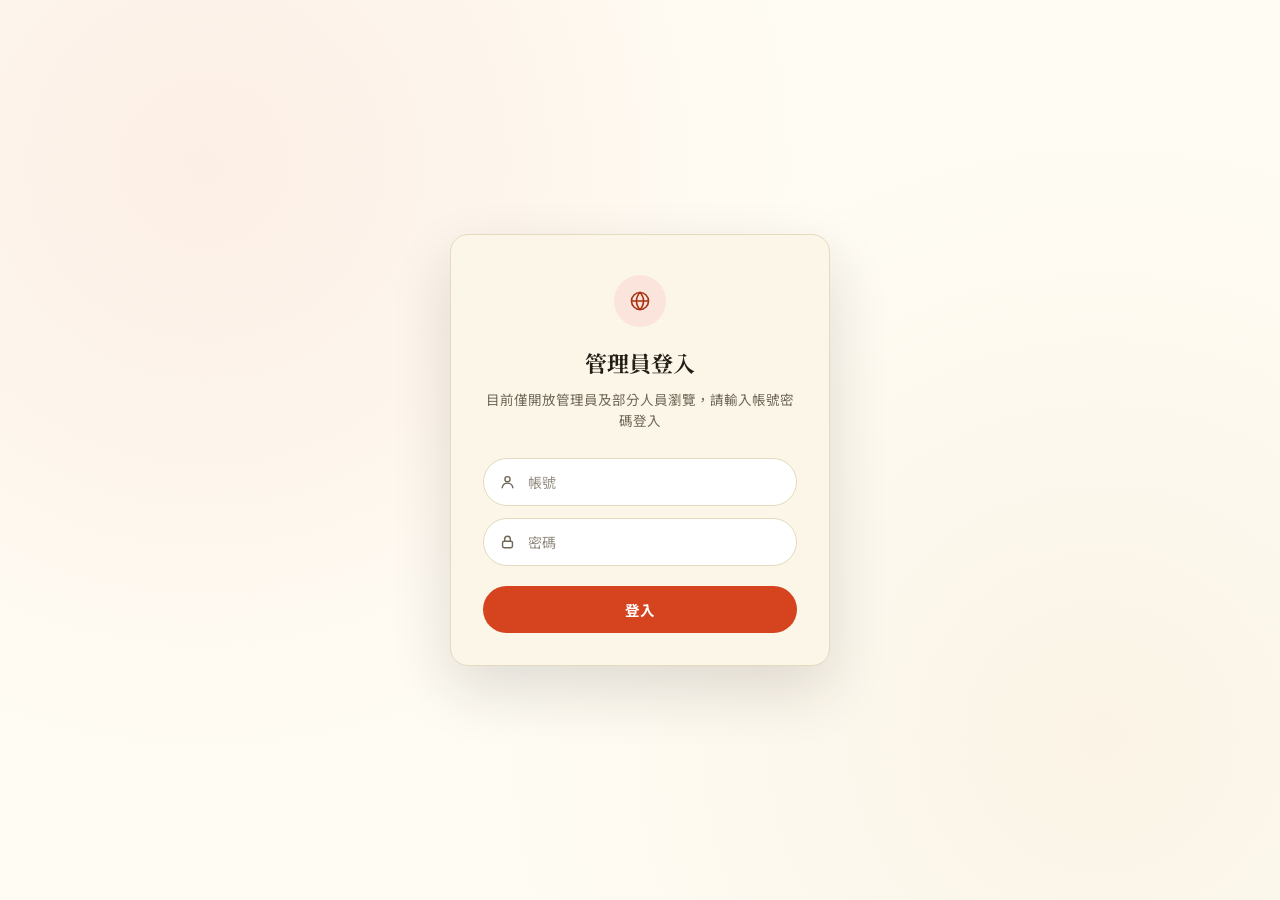
<file: index.html>
<!DOCTYPE html>
<html lang="zh-Hant">
<head>
<meta charset="UTF-8">
<meta name="viewport" content="width=device-width, initial-scale=1.0">
<title>旅行日誌</title>
<link rel="preconnect" href="https://fonts.googleapis.com">
<link href="https://fonts.googleapis.com/css2?family=Noto+Serif+TC:wght@600;700;900&family=Noto+Sans+TC:wght@400;500;600;700&display=swap" rel="stylesheet">

<!-- PWA: installability -->
<link rel="manifest" href="manifest.webmanifest">
<meta name="theme-color" content="#D6431F">

<!-- PWA: favicon -->
<link rel="icon" type="image/png" sizes="32x32" href="icons/favicon-32.png">
<link rel="icon" type="image/png" sizes="16x16" href="icons/favicon-16.png">
<link rel="shortcut icon" href="icons/favicon.ico">

<!-- PWA: iOS "Add to Home Screen" support (iOS ignores the manifest) -->
<meta name="apple-mobile-web-app-capable" content="yes">
<meta name="apple-mobile-web-app-status-bar-style" content="black-translucent">
<meta name="apple-mobile-web-app-title" content="旅行日誌">
<link rel="apple-touch-icon" href="icons/apple-touch-icon.png">

<link rel="stylesheet" href="css/variables.css">
<link rel="stylesheet" href="css/base.css">
<link rel="stylesheet" href="css/layout.css">
<link rel="stylesheet" href="css/navigation.css">
<link rel="stylesheet" href="css/content.css">
<link rel="stylesheet" href="css/states.css">
<link rel="stylesheet" href="css/modal.css">
<link rel="stylesheet" href="css/detail.css">
<link rel="stylesheet" href="css/toast.css">
<link rel="stylesheet" href="css/login.css">
<link rel="stylesheet" href="css/responsive.css">
</head>
<body>

<!-- 登入畫面：預設就是「open」，未登入前會蓋住整個頁面，登入成功才會移除 -->
<div class="overlay open" id="loginOverlay">
  <div class="login-card">
    <div class="login-mark" aria-hidden="true">
      <svg viewBox="0 0 24 24" fill="none" stroke="currentColor" stroke-width="1.6" stroke-linecap="round">
        <circle cx="12" cy="12" r="8.5"/>
        <path d="M12 3.5c2.3 2.4 3.5 5.4 3.5 8.5s-1.2 6.1-3.5 8.5c-2.3-2.4-3.5-5.4-3.5-8.5S9.7 5.9 12 3.5z"/>
        <path d="M3.8 12h16.4"/>
      </svg>
    </div>
    <h2 class="login-title">管理員登入</h2>
    <p class="login-desc">目前僅開放管理員及部分人員瀏覽，請輸入帳號密碼登入</p>

    <form id="loginForm" novalidate>
      <div class="login-field">
        <svg class="login-field-icon" viewBox="0 0 24 24" fill="none" stroke="currentColor" stroke-width="2" stroke-linecap="round" stroke-linejoin="round">
          <circle cx="12" cy="8" r="3.6"/>
          <path d="M4.5 20c.7-4 3.8-6.4 7.5-6.4s6.8 2.4 7.5 6.4"/>
        </svg>
        <input type="text" id="lUsername" placeholder="帳號" autocomplete="username" required>
      </div>
      <div class="login-field">
        <svg class="login-field-icon" viewBox="0 0 24 24" fill="none" stroke="currentColor" stroke-width="2" stroke-linecap="round" stroke-linejoin="round">
          <rect x="5" y="11" width="14" height="9" rx="2.2"/>
          <path d="M8 11V7.8a4 4 0 0 1 8 0V11"/>
        </svg>
        <input type="password" id="lPassword" placeholder="密碼" autocomplete="current-password" required>
      </div>
      <div class="login-error" id="loginError" style="display:none;"></div>
      <button type="submit" class="login-submit" id="btnLoginSubmit">登入</button>
    </form>
  </div>
</div>

<div class="utility-bar">
  <div class="utility-inner">
    <span id="todayLine"></span>
    <span id="countLine">共 0 則日誌</span>
    <button id="btnLogout" class="btn-logout" type="button" style="display:none;">登出</button>
  </div>
</div>

<div class="masthead">
  <h1 class="masthead-title">旅行日誌</h1>
  <p class="masthead-sub">旅行日誌，紀錄著旅行的回憶、細節、風俗，和忍不住想講的心得</p>
</div>

<div class="stat-strip" id="statStrip"></div>

<div class="wrap">
  <div class="nav-bar">
    <div class="country-row" id="countryRow"></div>
    <div class="filter-row">
      <div class="cat-chips" id="catChips"></div>
      <div style="display:flex; gap:10px; flex-wrap:wrap; align-items:center;">
        <div class="search-box">
          <svg viewBox="0 0 24 24" fill="none" stroke="currentColor" stroke-width="2"><circle cx="11" cy="11" r="7"/><path d="M21 21l-4.3-4.3"/></svg>
          <input type="text" id="searchInput" placeholder="搜尋國家或關鍵字">
        </div>
        <button class="btn-add" id="btnAdd" aria-label="投稿一則" title="投稿一則">
          <svg viewBox="0 0 24 24" fill="none" stroke="currentColor" stroke-width="2.4"><path d="M12 5v14M5 12h14"/></svg>
          <span class="btn-label">我想紀錄</span>
        </button>
      </div>
    </div>
  </div>

  <div id="content">
    <div class="loading">正在載入日誌紀錄…</div>
  </div>
</div>

<div class="overlay" id="formOverlay">
  <form class="sheet" id="entryForm">
    <div class="form-header">
      <h2 class="form-title" id="formTitle">投稿一則日誌</h2>
      <button type="button" class="btn-close" id="btnCloseFormTop" aria-label="取消並關閉">
        <svg viewBox="0 0 24 24" fill="none" stroke="currentColor" stroke-width="2" stroke-linecap="round"><path d="M5 5l14 14M19 5L5 19"/></svg>
      </button>
    </div>

    <div class="field">
      <label>分類</label>
      <div class="cat-toggle" id="catToggle"></div>
    </div>

    <div class="row2">
      <div class="field">
        <label for="fCountry">國家 *</label>
        <input type="text" id="fCountry" placeholder="例如：韓國" required>
      </div>
      <div class="field">
        <label for="fRegion">地區 / 城市</label>
        <input type="text" id="fRegion" placeholder="例如：首爾">
      </div>
    </div>

    <div class="field">
      <label for="fTitle">標題 *</label>
      <input type="text" id="fTitle" placeholder="例如：吃飯的時候，碗千萬別端起來" required>
    </div>

    <div class="field">
      <label for="fContent">內容</label>
      <textarea id="fContent" placeholder="說明清楚一點，之後回頭看才記得住細節……"></textarea>
    </div>

    <div class="field">
      <label for="fDate">日期</label>
      <input type="date" id="fDate">
    </div>

    <div class="row-submit">
      <div class="field">
        <label for="fCompanions">同行家人</label>
        <input type="text" id="fCompanions" placeholder="例如：爸爸、媽媽">
      </div>
      <button type="submit" class="btn-primary">發布</button>
    </div>
  </form>
</div>

<div class="overlay" id="detailOverlay">
  <div class="sheet" id="detailSheet"></div>
</div>

<div class="toast" id="toast"></div>

<!-- auth.js 一定要排在最前面，才能在其他腳本發出任何請求前先把 fetch 攔截好 -->
<script src="js/auth.js"></script>
<script src="js/config.js"></script>
<script src="js/state.js"></script>
<script src="js/utils.js"></script>
<script src="js/api.js"></script>
<script src="js/filters.js"></script>
<script src="js/render.js"></script>
<script src="js/form.js"></script>
<script src="js/detail.js"></script>
<script src="js/main.js"></script>

<script>
  // PWA: register service worker (enables offline + install prompt on Android/desktop)
  if ('serviceWorker' in navigator) {
    window.addEventListener('load', () => {
      navigator.serviceWorker.register('sw.js').then((reg) => {
        // 每次載入頁面都主動問一次「有沒有新版本」，不用乾等瀏覽器自己排程檢查
        reg.update();

        reg.addEventListener('updatefound', () => {
          const newWorker = reg.installing;
          if (!newWorker) return;
          newWorker.addEventListener('statechange', () => {
            // installed 且已經有 controller，代表這不是第一次安裝，而是「有新版本」
            if (newWorker.state === 'installed' && navigator.serviceWorker.controller) {
              newWorker.postMessage({ type: 'SKIP_WAITING' });
            }
          });
        });
      }).catch((err) => {
        console.warn('Service worker registration failed:', err);
      });

      // 新版 SW 正式接管後，重新整理一次頁面，使用者才會馬上看到新內容
      let refreshedOnce = false;
      navigator.serviceWorker.addEventListener('controllerchange', () => {
        if (refreshedOnce) return;
        refreshedOnce = true;
        window.location.reload();
      });

      // 除錯用：網址後面加上 ?clearcache=1，會把所有快取跟 SW 註冊整個清掉
      if (new URLSearchParams(location.search).has('clearcache')) {
        caches.keys().then((keys) => Promise.all(keys.map((k) => caches.delete(k))));
        navigator.serviceWorker.getRegistrations().then((regs) => regs.forEach((r) => r.unregister()));
      }
    });
  }
</script>
</body>
</html>
</file>
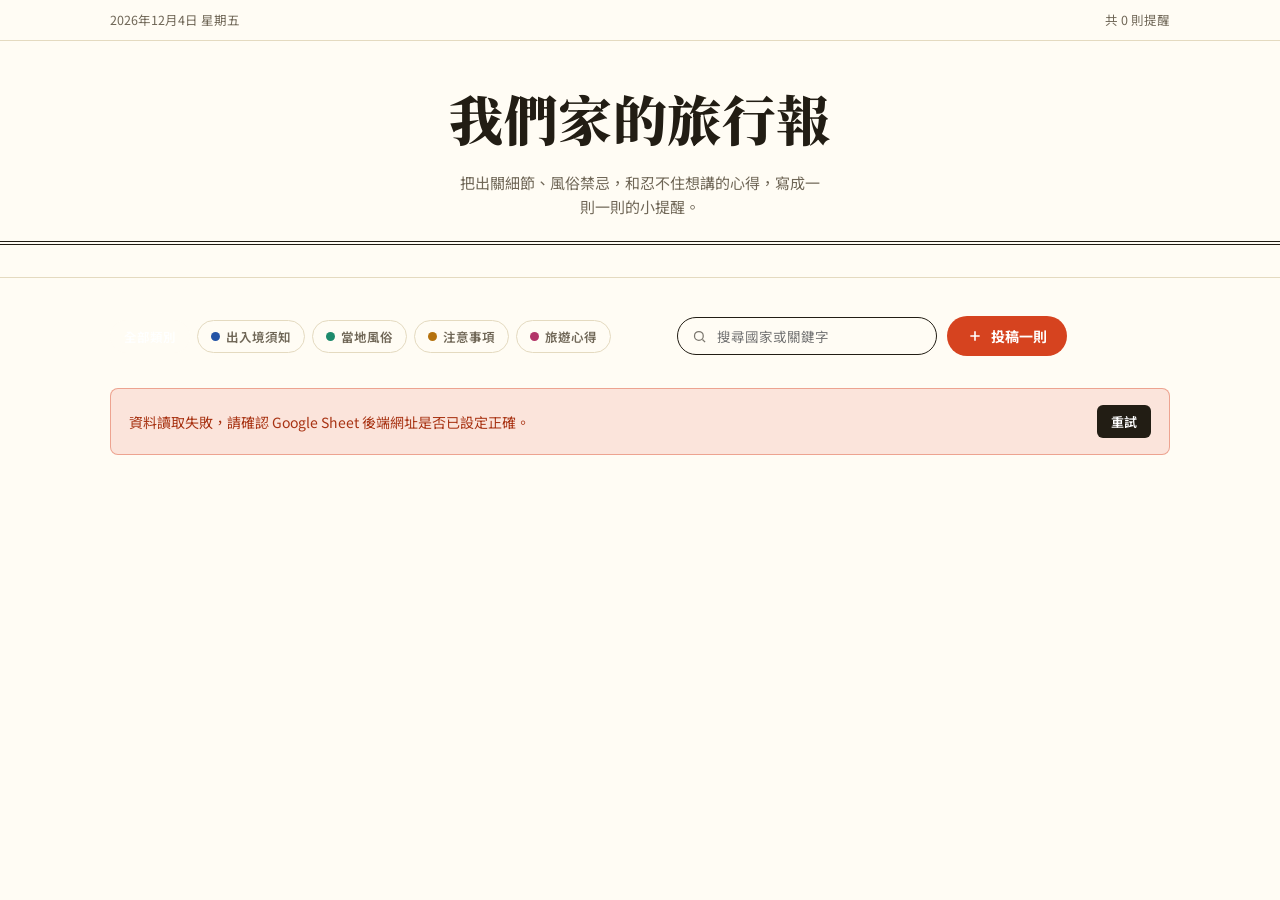
<file: family-travel-journal.html>
<!DOCTYPE html>
<html lang="zh-Hant">
<head>
<meta charset="UTF-8">
<meta name="viewport" content="width=device-width, initial-scale=1.0">
<title>我們家的旅行報</title>
<link rel="preconnect" href="https://fonts.googleapis.com">
<link href="https://fonts.googleapis.com/css2?family=Noto+Serif+TC:wght@600;700;900&family=Noto+Sans+TC:wght@400;500;600;700&display=swap" rel="stylesheet">
<style>
  :root{
    --paper: #FFFCF4;
    --paper-2: #FBF6E8;
    --ink: #221D14;
    --ink-soft: #6F6656;
    --rule: #E4DAC0;
    --rule-strong: #221D14;
    --brand: #D6431F;
    --brand-deep: #A83313;
    --brand-soft: #FBE4DB;

    --c-exit: #2454A6;      --c-exit-soft: #E5ECF9;
    --c-customs: #1D8A6C;   --c-customs-soft: #E2F3EC;
    --c-precaution: #B5720E;--c-precaution-soft: #FBF0D8;
    --c-reflection: #B23568;--c-reflection-soft: #F9E3EC;

    --font-display: 'Noto Serif TC', Georgia, 'PingFang TC', serif;
    --font-body: 'Noto Sans TC', -apple-system, 'Segoe UI', 'PingFang TC', 'Microsoft JhengHei', sans-serif;
  }

  *{ box-sizing: border-box; }
  html,body{ margin:0; padding:0; }
  body{
    background: var(--paper);
    color: var(--ink);
    font-family: var(--font-body);
    line-height: 1.6;
    min-height: 100vh;
  }
  ::selection{ background: var(--brand); color: #fff; }
  :focus-visible{ outline: 2px solid var(--brand); outline-offset: 2px; }
  button{ font-family: inherit; cursor: pointer; }
  textarea, input, select{ font-family: inherit; }
  a{ color: inherit; }

  .wrap{ max-width: 1100px; margin: 0 auto; padding: 0 20px 90px; }

  /* ---------- UTILITY BAR ---------- */
  .utility-bar{
    border-bottom: 1px solid var(--rule);
    font-size: 12.5px; color: var(--ink-soft);
  }
  .utility-inner{
    max-width: 1100px; margin: 0 auto; padding: 10px 20px;
    display:flex; justify-content: space-between; align-items:center; flex-wrap:wrap; gap:6px;
  }

  /* ---------- MASTHEAD ---------- */
  .masthead{ text-align:center; padding: 34px 20px 22px; border-bottom: 4px double var(--rule-strong); }
  .masthead-title{
    font-family: var(--font-display); font-weight: 900; letter-spacing: 0.01em;
    font-size: clamp(32px, 6vw, 54px); margin: 0 0 10px; color: var(--ink);
  }
  .masthead-sub{ font-size: 15px; color: var(--ink-soft); max-width: 46ch; margin: 0 auto; }

  /* ---------- STAT STRIP ---------- */
  .stat-strip{
    display:flex; flex-wrap:wrap; gap: 18px; justify-content:center;
    padding: 16px 20px; border-bottom: 1px solid var(--rule); font-size: 13.5px;
  }
  .stat-strip .item{ display:flex; align-items:center; gap:7px; color: var(--ink-soft); }
  .dot{ width:9px; height:9px; border-radius:50%; display:inline-block; flex-shrink:0; }

  /* ---------- NAV ---------- */
  .nav-bar{ padding: 18px 0 6px; }
  .country-row{
    display:flex; gap:8px; overflow-x:auto; padding-bottom: 10px; -webkit-overflow-scrolling: touch;
    scrollbar-width: thin;
  }
  .country-row::-webkit-scrollbar{ height:5px; }
  .country-row::-webkit-scrollbar-thumb{ background: var(--rule); border-radius:4px; }
  .pill{
    flex-shrink:0; background: transparent; border: 1.5px solid var(--rule-strong); color: var(--ink);
    padding: 7px 16px; border-radius: 999px; font-size: 13.5px; font-weight:600; white-space:nowrap;
    transition: background .15s, color .15s;
  }
  .pill.active{ background: var(--ink); color: var(--paper); }
  .pill:hover:not(.active){ background: var(--paper-2); }

  .filter-row{ display:flex; justify-content: space-between; align-items:center; gap: 14px; flex-wrap:wrap; margin: 10px 0 6px; }
  .cat-chips{ display:flex; gap:7px; flex-wrap:wrap; }
  .cat-chip{
    border: 1.5px solid var(--rule); background: var(--paper); color: var(--ink-soft);
    padding: 6px 13px; border-radius: 999px; font-size: 12.5px; font-weight:600;
    display:flex; align-items:center; gap:6px; transition: all .15s;
  }
  .cat-chip:hover{ border-color: var(--ink-soft); }
  .cat-chip.active{ color:#fff; border-color: transparent; }

  .search-box{
    display:flex; align-items:center; gap:8px; border: 1.5px solid var(--rule-strong); border-radius: 999px;
    padding: 7px 14px; min-width: 200px; flex: 0 1 260px;
  }
  .search-box svg{ width:15px; height:15px; opacity:0.6; flex-shrink:0; }
  .search-box input{ border:none; background:none; font-size: 13.5px; width:100%; color: var(--ink); }
  .search-box input:focus{ outline:none; }

  .btn-add{
    background: var(--brand); color:#fff; border:none; border-radius: 999px; padding: 10px 20px;
    font-size: 14px; font-weight:700; display:flex; align-items:center; gap:8px; white-space:nowrap;
    transition: background .15s, transform .15s;
  }
  .btn-add:hover{ background: var(--brand-deep); transform: translateY(-1px); }
  .btn-add svg{ width:16px; height:16px; }

  /* ---------- CONTENT ---------- */
  #content{ margin-top: 18px; }

  .lead{
    display:grid; grid-template-columns: 6px 1fr; gap: 18px; margin-bottom: 30px; cursor:pointer;
    padding: 22px 22px 22px 0; border: 1px solid var(--rule); background: var(--paper-2);
  }
  .lead:hover{ background: #F5EED9; }
  .lead .bar{ border-radius: 3px; }
  .lead-kicker{ font-size:12.5px; font-weight:700; display:inline-flex; align-items:center; gap:6px; padding:4px 11px; border-radius:999px; color:#fff; margin-bottom:10px; }
  .lead h2{ font-family: var(--font-display); font-size: clamp(22px,3vw,30px); margin:0 0 10px; font-weight:700; line-height:1.35; }
  .lead .meta{ font-size:13px; color: var(--ink-soft); margin: 0 0 10px; }
  .lead p.excerpt{ font-size:15px; color: var(--ink); opacity:0.88; margin:0; max-width: 70ch; }

  .grid{ display:grid; grid-template-columns: repeat(auto-fill, minmax(270px,1fr)); gap: 20px; }

  .card{
    background: var(--paper); border: 1px solid var(--rule); border-left: 5px solid var(--ink);
    padding: 18px 18px 16px; cursor:pointer; transition: transform .16s, box-shadow .16s, border-color .16s;
    display:flex; flex-direction:column; min-height: 168px;
  }
  .card:hover{ transform: translateY(-3px); box-shadow: 0 10px 22px rgba(34,29,20,0.12); }
  .card-kicker{ font-size:11.5px; font-weight:700; display:inline-flex; align-items:center; gap:5px; padding:3px 10px; border-radius:999px; color:#fff; margin-bottom:10px; width:fit-content; }
  .card .country-line{ font-size:12.5px; color: var(--ink-soft); margin: 0 0 4px; font-weight:600; }
  .card h3{ font-family: var(--font-display); font-size:17.5px; margin:0 0 8px; font-weight:700; line-height:1.4; }
  .card p.excerpt{ font-size:13.5px; color: var(--ink); opacity:0.82; margin:0; flex:1;
    display:-webkit-box; -webkit-line-clamp:3; -webkit-box-orient:vertical; overflow:hidden; }
  .card .meta{ font-size:11.5px; color: var(--ink-soft); margin-top:10px; }

  /* ---------- EMPTY / LOADING / ERROR ---------- */
  .empty{ text-align:center; padding: 70px 20px; color: var(--ink-soft); }
  .empty svg{ width:52px; height:52px; opacity:0.4; margin-bottom:16px; }
  .empty h3{ font-family: var(--font-display); font-size:21px; color: var(--ink); margin:0 0 8px; font-weight:700; }
  .empty p{ margin:0 0 20px; font-size:14px; }
  .loading{ text-align:center; padding: 70px 20px; color: var(--ink-soft); font-size:14px; }
  .error-box{
    background: var(--brand-soft); border: 1px solid rgba(214,67,31,0.4); color: var(--brand-deep);
    padding: 16px 18px; border-radius: 8px; margin: 20px 0; font-size:14px;
    display:flex; justify-content:space-between; align-items:center; gap:12px; flex-wrap:wrap;
  }
  .error-box button{ background: var(--ink); color:#fff; border:none; padding:7px 14px; border-radius: 6px; font-size:13px; font-weight:600; }

  /* ---------- MODAL ---------- */
  .overlay{
    position:fixed; inset:0; background: rgba(34,29,20,0.5); backdrop-filter: blur(2px);
    display:flex; align-items:flex-end; justify-content:center; z-index:50;
    opacity:0; pointer-events:none; transition: opacity .18s ease;
  }
  .overlay.open{ opacity:1; pointer-events:auto; }
  @media (min-width:720px){ .overlay{ align-items:center; } }

  .sheet{
    background: var(--paper); color: var(--ink); width:100%; max-width: 640px;
    max-height: 92vh; overflow-y:auto; border-radius: 10px 10px 0 0;
    padding: 30px 26px 26px; transform: translateY(24px); transition: transform .2s ease;
  }
  .overlay.open .sheet{ transform: translateY(0); }
  @media (min-width:720px){ .sheet{ border-radius: 10px; } }

  .sheet h2.form-title{ font-family: var(--font-display); font-size:24px; margin:0 0 20px; font-weight:700; }

  .field{ margin-bottom:16px; }
  .field label{ display:block; font-size:13px; font-weight:700; color: var(--ink-soft); margin-bottom:6px; }
  .field input[type=text], .field textarea{
    width:100%; border:1.5px solid var(--rule); background:#fff; border-radius:6px;
    padding:10px 12px; font-size:14px; color: var(--ink); resize:vertical;
  }
  .field input:focus, .field textarea:focus{ outline:none; border-color: var(--ink-soft); }
  .field textarea{ min-height: 90px; }
  .row2{ display:grid; grid-template-columns:1fr 1fr; gap:14px; }
  @media (max-width:480px){ .row2{ grid-template-columns:1fr; } }

  .cat-toggle{ display:flex; gap:8px; flex-wrap:wrap; }
  .cat-toggle button{
    flex: 1 1 auto; padding:10px 8px; border-radius:8px; border:1.5px solid var(--rule); background:#fff;
    font-size:12.5px; font-weight:700; color: var(--ink-soft); transition: all .15s;
  }
  .cat-toggle button.is-active{ color:#fff; border-color: transparent; }

  .sheet-actions{ display:flex; justify-content:flex-end; gap:10px; margin-top:22px; }
  .btn-secondary{ background: transparent; border:1.5px solid var(--rule-strong); color: var(--ink); padding:10px 18px; border-radius:8px; font-size:14px; font-weight:600; }
  .btn-secondary:hover{ background: var(--paper-2); }
  .btn-primary{ background: var(--ink); color:#fff; border:none; padding:10px 20px; border-radius:8px; font-size:14px; font-weight:700; }
  .btn-primary:hover{ background:#000; }

  /* ---------- DETAIL ---------- */
  .detail-kicker{ font-size:12.5px; font-weight:700; display:inline-flex; align-items:center; gap:6px; padding:5px 13px; border-radius:999px; color:#fff; margin-bottom:14px; }
  .detail-country{ font-size:13.5px; color: var(--ink-soft); font-weight:600; margin: 0 0 4px; }
  .detail-title{ font-family: var(--font-display); font-size:26px; font-weight:700; margin:0 0 10px; line-height:1.35; }
  .detail-meta{ font-size:13px; color: var(--ink-soft); margin: 0 0 20px; }
  .detail-body{ font-size:15.5px; color: var(--ink); white-space: pre-wrap; margin: 0 0 24px; }
  .detail-footer{ display:flex; justify-content: space-between; align-items:center; border-top:1px solid var(--rule); padding-top:18px; gap:10px; flex-wrap:wrap; }
  .detail-footer .left-actions{ display:flex; gap:8px; }
  .btn-danger{ background: transparent; color: var(--brand-deep); border:1.5px solid rgba(214,67,31,0.4); padding:9px 16px; border-radius:8px; font-size:13px; font-weight:700; }
  .btn-danger:hover{ background: var(--brand-soft); }
  .confirm-row{ display:flex; align-items:center; gap:10px; font-size:13px; color: var(--brand-deep); flex-wrap:wrap; }

  /* ---------- TOAST ---------- */
  .toast{
    position:fixed; bottom:24px; right:24px; background: var(--ink); color:#fff; padding:12px 20px;
    border-radius:8px; font-size:13.5px; box-shadow: 0 8px 20px rgba(0,0,0,0.25); z-index:100;
    transform: translateY(20px); opacity:0; transition: transform .2s, opacity .2s; pointer-events:none;
  }
  .toast.show{ transform: translateY(0); opacity:1; }

  @media (prefers-reduced-motion: reduce){
    .card, .lead, .overlay, .sheet, .toast, .btn-add, .pill{ transition:none !important; }
  }
</style>
</head>
<body>

<div class="utility-bar">
  <div class="utility-inner">
    <span id="todayLine"></span>
    <span id="countLine">共 0 則提醒</span>
  </div>
</div>

<div class="masthead">
  <h1 class="masthead-title">我們家的旅行報</h1>
  <p class="masthead-sub">把出關細節、風俗禁忌，和忍不住想講的心得，寫成一則一則的小提醒。</p>
</div>

<div class="stat-strip" id="statStrip"></div>

<div class="wrap">
  <div class="nav-bar">
    <div class="country-row" id="countryRow"></div>
    <div class="filter-row">
      <div class="cat-chips" id="catChips"></div>
      <div style="display:flex; gap:10px; flex-wrap:wrap; align-items:center;">
        <div class="search-box">
          <svg viewBox="0 0 24 24" fill="none" stroke="currentColor" stroke-width="2"><circle cx="11" cy="11" r="7"/><path d="M21 21l-4.3-4.3"/></svg>
          <input type="text" id="searchInput" placeholder="搜尋國家或關鍵字">
        </div>
        <button class="btn-add" id="btnAdd">
          <svg viewBox="0 0 24 24" fill="none" stroke="currentColor" stroke-width="2.4"><path d="M12 5v14M5 12h14"/></svg>
          投稿一則
        </button>
      </div>
    </div>
  </div>

  <div id="content">
    <div class="loading">正在排版今天的頭條…</div>
  </div>
</div>

<div class="overlay" id="formOverlay">
  <form class="sheet" id="entryForm">
    <h2 class="form-title" id="formTitle">投稿一則提醒</h2>

    <div class="field">
      <label>分類</label>
      <div class="cat-toggle" id="catToggle"></div>
    </div>

    <div class="row2">
      <div class="field">
        <label for="fCountry">國家 *</label>
        <input type="text" id="fCountry" placeholder="例如：韓國" required>
      </div>
      <div class="field">
        <label for="fRegion">地區／城市</label>
        <input type="text" id="fRegion" placeholder="例如：首爾">
      </div>
    </div>

    <div class="field">
      <label for="fTitle">標題 *</label>
      <input type="text" id="fTitle" placeholder="例如：吃飯的時候，碗千萬別端起來" required>
    </div>

    <div class="field">
      <label for="fContent">內容</label>
      <textarea id="fContent" placeholder="說明清楚一點，之後回頭看才記得住細節……"></textarea>
    </div>

    <div class="row2">
      <div class="field">
        <label for="fDate">日期</label>
        <input type="text" id="fDate" placeholder="例如：2024 年 7 月">
      </div>
      <div class="field">
        <label for="fCompanions">同行家人</label>
        <input type="text" id="fCompanions" placeholder="例如：爸爸、媽媽">
      </div>
    </div>

    <div class="sheet-actions">
      <button type="button" class="btn-secondary" id="btnCancelForm">取消</button>
      <button type="submit" class="btn-primary">發布</button>
    </div>
  </form>
</div>

<div class="overlay" id="detailOverlay">
  <div class="sheet" id="detailSheet"></div>
</div>

<div class="toast" id="toast"></div>

<script>
(function(){
  var CATS = {
    exit:       { label:'出入境須知', color:'var(--c-exit)',       hex:'#2454A6' },
    customs:    { label:'當地風俗',   color:'var(--c-customs)',    hex:'#1D8A6C' },
    precaution: { label:'注意事項',   color:'var(--c-precaution)', hex:'#B5720E' },
    reflection: { label:'旅遊心得',   color:'var(--c-reflection)', hex:'#B23568' }
  };
  var CAT_ORDER = ['exit','customs','precaution','reflection'];

  var state = { entries: [], country: 'all', category: 'all', search: '', formCategory: 'customs', editingId: null, deleteConfirmId: null };

  var content = document.getElementById('content');
  var formOverlay = document.getElementById('formOverlay');
  var detailOverlay = document.getElementById('detailOverlay');
  var detailSheet = document.getElementById('detailSheet');
  var entryForm = document.getElementById('entryForm');
  var toastEl = document.getElementById('toast');

  function uid(){
    if(window.crypto && crypto.randomUUID) return crypto.randomUUID();
    return 'id-' + Date.now() + '-' + Math.random().toString(36).slice(2,9);
  }
  function esc(s){
    var d = document.createElement('div');
    d.textContent = s == null ? '' : s;
    return d.innerHTML;
  }
  function showToast(msg){
    toastEl.textContent = msg;
    toastEl.classList.add('show');
    setTimeout(function(){ toastEl.classList.remove('show'); }, 2200);
  }

  document.getElementById('todayLine').textContent = new Intl.DateTimeFormat('zh-TW', { year:'numeric', month:'long', day:'numeric', weekday:'long' }).format(new Date());

  // ---------- STORAGE (Google Sheet via Apps Script Web App) ----------
  // 把「已部署的 Apps Script 網頁應用程式」網址貼在這裡（結尾是 /exec）
  var API_URL = 'https://script.google.com/macros/s/AKfycbwtiqcMvGUINxD5kiREQ8tei_pyYXFJUT1XRbnReDzXTTUlM6qXSFSANvSJAjqnCPnS/exec';

  async function loadEntries(){
    content.innerHTML = '<div class="loading">正在排版今天的頭條…</div>';
    try{
      var res = await fetch(API_URL);
      var json = await res.json();
      var entries = (json && json.entries) ? json.entries : [];
      entries.forEach(function(e){ e.createdAt = Number(e.createdAt) || 0; });
      entries.sort(function(a,b){ return (b.createdAt||0) - (a.createdAt||0); });
      state.entries = entries;
      renderAll();
    }catch(e){
      content.innerHTML = '<div class="error-box"><span>資料讀取失敗，請確認 Google Sheet 後端網址是否已設定正確。</span><button id="retryLoad">重試</button></div>';
      var btn = document.getElementById('retryLoad');
      if(btn) btn.addEventListener('click', loadEntries);
    }
  }
  async function saveEntryData(data, isUpdate){
    var res = await fetch(API_URL, {
      method: 'POST',
      headers: { 'Content-Type': 'text/plain;charset=utf-8' }, // 避免觸發 CORS 預檢，Apps Script 會自行解析 JSON
      body: JSON.stringify({ action: isUpdate ? 'update' : 'create', entry: data })
    });
    var json = await res.json();
    if(!json || !json.ok) throw new Error('save failed');
    return json;
  }
  async function deleteEntryData(id){
    var res = await fetch(API_URL, {
      method: 'POST',
      headers: { 'Content-Type': 'text/plain;charset=utf-8' },
      body: JSON.stringify({ action: 'delete', id: id })
    });
    var json = await res.json();
    if(!json || !json.ok) throw new Error('delete failed');
    return json;
  }

  // ---------- BUILD STATIC UI (category chips / toggle) ----------
  var catChipsEl = document.getElementById('catChips');
  var allChip = document.createElement('button');
  allChip.className = 'cat-chip active';
  allChip.textContent = '全部類別';
  allChip.dataset.cat = 'all';
  catChipsEl.appendChild(allChip);
  CAT_ORDER.forEach(function(key){
    var c = CATS[key];
    var chip = document.createElement('button');
    chip.className = 'cat-chip';
    chip.dataset.cat = key;
    chip.innerHTML = '<span class="dot" style="background:' + c.hex + '"></span>' + c.label;
    catChipsEl.appendChild(chip);
  });
  catChipsEl.addEventListener('click', function(e){
    var btn = e.target.closest('.cat-chip');
    if(!btn) return;
    state.category = btn.dataset.cat;
    Array.from(catChipsEl.children).forEach(function(c){
      var isActive = c === btn;
      c.classList.toggle('active', isActive);
      c.style.background = isActive && btn.dataset.cat !== 'all' ? CATS[btn.dataset.cat].hex : (isActive ? 'var(--ink)' : '');
      c.style.color = isActive ? '#fff' : '';
    });
    renderContent();
  });

  var catToggleEl = document.getElementById('catToggle');
  CAT_ORDER.forEach(function(key){
    var c = CATS[key];
    var btn = document.createElement('button');
    btn.type = 'button';
    btn.textContent = c.label;
    btn.dataset.cat = key;
    btn.addEventListener('click', function(){ setFormCategory(key); });
    catToggleEl.appendChild(btn);
  });
  function setFormCategory(key){
    state.formCategory = key;
    Array.from(catToggleEl.children).forEach(function(btn){
      var active = btn.dataset.cat === key;
      btn.classList.toggle('is-active', active);
      btn.style.background = active ? CATS[key].hex : '#fff';
      btn.style.borderColor = active ? CATS[key].hex : '';
    });
  }
  setFormCategory('customs');

  // ---------- RENDER ----------
  function uniqueCountries(){
    var seen = {};
    var list = [];
    state.entries.forEach(function(e){
      var c = (e.country||'').trim();
      if(c && !seen[c]){ seen[c] = true; list.push(c); }
    });
    list.sort(function(a,b){ return a.localeCompare('zh-Hant'); });
    return list;
  }

  function renderAll(){
    renderStatStrip();
    renderCountryRow();
    renderContent();
    document.getElementById('countLine').textContent = '共 ' + state.entries.length + ' 則提醒';
  }

  function renderStatStrip(){
    var counts = { exit:0, customs:0, precaution:0, reflection:0 };
    state.entries.forEach(function(e){ if(counts.hasOwnProperty(e.category)) counts[e.category]++; });
    var strip = document.getElementById('statStrip');
    strip.innerHTML = CAT_ORDER.map(function(key){
      var c = CATS[key];
      return '<span class="item"><span class="dot" style="background:' + c.hex + '"></span>' + c.label + ' ' + counts[key] + '</span>';
    }).join('');
  }

  function renderCountryRow(){
    var row = document.getElementById('countryRow');
    var countries = uniqueCountries();
    var html = '<button class="pill' + (state.country === 'all' ? ' active' : '') + '" data-country="all">全部國家</button>';
    countries.forEach(function(c){
      html += '<button class="pill' + (state.country === c ? ' active' : '') + '" data-country="' + esc(c) + '">' + esc(c) + '</button>';
    });
    row.innerHTML = html;
    Array.from(row.children).forEach(function(btn){
      btn.addEventListener('click', function(){
        state.country = btn.dataset.country;
        renderCountryRow();
        renderContent();
      });
    });
  }

  function matches(e){
    if(state.country !== 'all' && (e.country||'').trim() !== state.country) return false;
    if(state.category !== 'all' && e.category !== state.category) return false;
    if(state.search){
      var q = state.search.toLowerCase();
      var hay = [e.country, e.region, e.title, e.content, e.companions].join(' ').toLowerCase();
      if(hay.indexOf(q) === -1) return false;
    }
    return true;
  }

  function metaLine(e){
    var parts = [];
    if(e.region) parts.push(e.region);
    if(e.date) parts.push(e.date);
    if(e.companions) parts.push('與 ' + e.companions);
    return parts.join(' ・ ');
  }

  function renderContent(){
    var filtered = state.entries.filter(matches);

    if(state.entries.length === 0){
      content.innerHTML =
        '<div class="empty">' +
          '<svg viewBox="0 0 24 24" fill="none" stroke="currentColor" stroke-width="1.5"><path d="M4 4h16v16H4z"/><path d="M8 8h8M8 12h8M8 16h4"/></svg>' +
          '<h3>版面還是空的</h3>' +
          '<p>投稿第一則提醒，之後每趟旅行都能翻出來看。</p>' +
        '</div>';
      var emptyBtn = document.createElement('button');
      emptyBtn.className = 'btn-add';
      emptyBtn.style.margin = '0 auto';
      emptyBtn.innerHTML = '<svg viewBox="0 0 24 24" fill="none" stroke="currentColor" stroke-width="2.4"><path d="M12 5v14M5 12h14"/></svg> 投稿一則';
      emptyBtn.addEventListener('click', function(){ openForm(); });
      content.querySelector('.empty').appendChild(emptyBtn);
      return;
    }

    if(filtered.length === 0){
      content.innerHTML = '<div class="empty"><h3>這個版面還沒有稿子</h3><p>換個國家、分類或關鍵字看看。</p></div>';
      return;
    }

    var showLead = state.country === 'all' && state.category === 'all' && !state.search;
    var lead = showLead ? filtered[0] : null;
    var rest = lead ? filtered.slice(1) : filtered;

    var html = '';
    if(lead){
      var lc = CATS[lead.category] || CATS.customs;
      html += '<div class="lead" id="leadCard">' +
        '<div class="bar" style="background:' + lc.hex + '"></div>' +
        '<div>' +
          '<span class="lead-kicker" style="background:' + lc.hex + '">' + lc.label + ' ・ ' + esc(lead.country) + '</span>' +
          '<h2>' + esc(lead.title) + '</h2>' +
          '<p class="meta">' + esc(metaLine(lead)) + '</p>' +
          '<p class="excerpt">' + esc((lead.content||'').slice(0,120)) + '</p>' +
        '</div>' +
      '</div>';
    }

    html += '<div class="grid" id="cardGrid"></div>';
    content.innerHTML = html;

    if(lead){
      document.getElementById('leadCard').addEventListener('click', function(){ openDetail(lead.id); });
    }

    var grid = document.getElementById('cardGrid');
    rest.forEach(function(e){
      grid.appendChild(renderCard(e));
    });
  }

  function renderCard(e){
    var c = CATS[e.category] || CATS.customs;
    var card = document.createElement('div');
    card.className = 'card';
    card.style.borderLeftColor = c.hex;
    card.tabIndex = 0;
    card.setAttribute('role','button');
    card.innerHTML =
      '<span class="card-kicker" style="background:' + c.hex + '">' + c.label + '</span>' +
      '<p class="country-line">' + esc(e.country) + (e.region ? ' ・ ' + esc(e.region) : '') + '</p>' +
      '<h3>' + esc(e.title) + '</h3>' +
      '<p class="excerpt">' + esc(e.content || '（還沒有寫下內容）') + '</p>' +
      '<p class="meta">' + esc([e.date, e.companions ? '與 ' + e.companions : ''].filter(Boolean).join(' ・ ')) + '</p>';
    card.addEventListener('click', function(){ openDetail(e.id); });
    card.addEventListener('keydown', function(ev){ if(ev.key === 'Enter') openDetail(e.id); });
    return card;
  }

  // ---------- FORM ----------
  function openForm(entry){
    state.editingId = entry ? entry.id : null;
    document.getElementById('formTitle').textContent = entry ? '編輯這則提醒' : '投稿一則提醒';
    document.getElementById('fCountry').value = entry ? entry.country || '' : '';
    document.getElementById('fRegion').value = entry ? entry.region || '' : '';
    document.getElementById('fTitle').value = entry ? entry.title || '' : '';
    document.getElementById('fContent').value = entry ? entry.content || '' : '';
    document.getElementById('fDate').value = entry ? entry.date || '' : '';
    document.getElementById('fCompanions').value = entry ? entry.companions || '' : '';
    setFormCategory(entry ? entry.category : 'customs');
    formOverlay.classList.add('open');
    setTimeout(function(){ document.getElementById('fCountry').focus(); }, 50);
  }
  function closeForm(){
    formOverlay.classList.remove('open');
    entryForm.reset();
    state.editingId = null;
  }
  document.getElementById('btnAdd').addEventListener('click', function(){ openForm(); });
  document.getElementById('btnCancelForm').addEventListener('click', closeForm);
  formOverlay.addEventListener('click', function(e){ if(e.target === formOverlay) closeForm(); });

  entryForm.addEventListener('submit', async function(e){
    e.preventDefault();
    var country = document.getElementById('fCountry').value.trim();
    var title = document.getElementById('fTitle').value.trim();
    if(!country){ document.getElementById('fCountry').focus(); return; }
    if(!title){ document.getElementById('fTitle').focus(); return; }

    var submitBtn = entryForm.querySelector('.btn-primary');
    submitBtn.disabled = true;
    submitBtn.textContent = '發布中…';

    var existing = state.editingId ? state.entries.find(function(x){ return x.id === state.editingId; }) : null;
    var data = {
      id: state.editingId || uid(),
      category: state.formCategory,
      country: country,
      region: document.getElementById('fRegion').value.trim(),
      title: title,
      content: document.getElementById('fContent').value.trim(),
      date: document.getElementById('fDate').value.trim(),
      companions: document.getElementById('fCompanions').value.trim(),
      createdAt: existing ? existing.createdAt : Date.now()
    };

    try{
      await saveEntryData(data, !!existing);
      if(existing){
        var idx = state.entries.findIndex(function(x){ return x.id === data.id; });
        state.entries[idx] = data;
      } else {
        state.entries.unshift(data);
      }
      renderAll();
      closeForm();
      showToast(existing ? '已更新這則提醒' : '已發布新的提醒');
    }catch(err){
      showToast('儲存失敗，請再試一次');
    }finally{
      submitBtn.disabled = false;
      submitBtn.textContent = '發布';
    }
  });

  // ---------- DETAIL ----------
  function openDetail(id){
    var e = state.entries.find(function(x){ return x.id === id; });
    if(!e) return;
    state.deleteConfirmId = null;
    renderDetail(e);
    detailOverlay.classList.add('open');
  }
  function closeDetail(){
    detailOverlay.classList.remove('open');
    state.deleteConfirmId = null;
  }

  function renderDetail(e){
    var c = CATS[e.category] || CATS.customs;
    var footerHtml;
    if(state.deleteConfirmId === e.id){
      footerHtml =
        '<div class="confirm-row">確定要刪除這則提醒嗎？' +
          '<button type="button" class="btn-danger" id="btnConfirmDelete">確定刪除</button>' +
          '<button type="button" class="btn-secondary" id="btnCancelDelete">再想想</button>' +
        '</div><div></div>';
    } else {
      footerHtml =
        '<div class="left-actions">' +
          '<button type="button" class="btn-secondary" id="btnEditEntry">編輯</button>' +
          '<button type="button" class="btn-danger" id="btnDeleteEntry">刪除</button>' +
        '</div>' +
        '<button type="button" class="btn-primary" id="btnCloseDetail">關閉</button>';
    }

    detailSheet.innerHTML =
      '<span class="detail-kicker" style="background:' + c.hex + '">' + c.label + '</span>' +
      '<p class="detail-country">' + esc(e.country) + (e.region ? ' ・ ' + esc(e.region) : '') + '</p>' +
      '<h2 class="detail-title">' + esc(e.title) + '</h2>' +
      '<p class="detail-meta">' + esc([e.date, e.companions ? '與 ' + e.companions : ''].filter(Boolean).join(' ・ ')) + '</p>' +
      '<p class="detail-body">' + esc(e.content || '還沒有寫下內容。') + '</p>' +
      '<div class="detail-footer">' + footerHtml + '</div>';

    var closeBtn = document.getElementById('btnCloseDetail');
    if(closeBtn) closeBtn.addEventListener('click', closeDetail);
    var editBtn = document.getElementById('btnEditEntry');
    if(editBtn) editBtn.addEventListener('click', function(){ closeDetail(); openForm(e); });
    var delBtn = document.getElementById('btnDeleteEntry');
    if(delBtn) delBtn.addEventListener('click', function(){ state.deleteConfirmId = e.id; renderDetail(e); });
    var cancelDelBtn = document.getElementById('btnCancelDelete');
    if(cancelDelBtn) cancelDelBtn.addEventListener('click', function(){ state.deleteConfirmId = null; renderDetail(e); });
    var confirmDelBtn = document.getElementById('btnConfirmDelete');
    if(confirmDelBtn) confirmDelBtn.addEventListener('click', async function(){
      confirmDelBtn.disabled = true;
      confirmDelBtn.textContent = '刪除中…';
      try{
        await deleteEntryData(e.id);
        state.entries = state.entries.filter(function(x){ return x.id !== e.id; });
        renderAll();
        closeDetail();
        showToast('已刪除這則提醒');
      }catch(err){
        showToast('刪除失敗，請再試一次');
        confirmDelBtn.disabled = false;
        confirmDelBtn.textContent = '確定刪除';
      }
    });
  }
  detailOverlay.addEventListener('click', function(e){ if(e.target === detailOverlay) closeDetail(); });

  // ---------- SEARCH ----------
  document.getElementById('searchInput').addEventListener('input', function(e){
    state.search = e.target.value.trim();
    renderContent();
  });

  document.addEventListener('keydown', function(e){
    if(e.key === 'Escape'){
      if(formOverlay.classList.contains('open')) closeForm();
      if(detailOverlay.classList.contains('open')) closeDetail();
    }
  });

  loadEntries();
})();
</script>
</body>
</html>
</file>
<file: css/variables.css>
:root{
  --paper: #FFFCF4;
  --paper-2: #FBF6E8;
  --ink: #221D14;
  --ink-soft: #6F6656;
  --rule: #E4DAC0;
  --rule-strong: #221D14;
  --brand: #D6431F;
  --brand-deep: #A83313;
  --brand-soft: #FBE4DB;

  --c-exit: #2454A6;      --c-exit-soft: #E5ECF9;
  --c-customs: #1D8A6C;   --c-customs-soft: #E2F3EC;
  --c-precaution: #B5720E;--c-precaution-soft: #FBF0D8;
  --c-lodging: #7A4FB0;   --c-lodging-soft: #EFE8F8;
  --c-transport: #ffd102; --c-transport-soft: #DFF1F6;
  --c-reflection: #B23568;--c-reflection-soft: #F9E3EC;

  --font-display: 'Noto Serif TC', Georgia, 'PingFang TC', serif;
  --font-body: 'Noto Sans TC', -apple-system, 'Segoe UI', 'PingFang TC', 'Microsoft JhengHei', sans-serif;
}
</file>
<file: css/base.css>
*{ box-sizing: border-box; }
html,body{ margin:0; padding:0; overflow-x:hidden; }
body{
  background: var(--paper);
  color: var(--ink);
  font-family: var(--font-body);
  line-height: 1.6;
  min-height: 100vh;
}
::selection{ background: var(--brand); color: #fff; }
:focus-visible{ outline: 2px solid var(--brand); outline-offset: 2px; }
button{ font-family: inherit; cursor: pointer; }
/* 動作送出中的按鈕一律不可再互動 */
button:disabled{ cursor: default; opacity: .5; pointer-events: none; }
textarea, input, select{ font-family: inherit; }
a{ color: inherit; }

.wrap{ max-width: 1100px; margin: 0 auto; padding: 0 20px 90px; }

.dot{ width:9px; height:9px; border-radius:50%; display:inline-block; flex-shrink:0; }
</file>
<file: css/layout.css>
/* ---------- UTILITY BAR ---------- */
.utility-bar{
  border-bottom: 1px solid var(--rule);
  font-size: 12.5px; color: var(--ink-soft);
}
.utility-inner{
  max-width: 1100px; margin: 0 auto; padding: 10px 20px;
  display:flex; justify-content: space-between; align-items:center; flex-wrap:wrap; gap:6px;
}

/* ---------- MASTHEAD ---------- */
.masthead{ text-align:center; padding: 34px 20px 22px; border-bottom: 4px double var(--rule-strong); }
.masthead-title{
  font-family: var(--font-display); font-weight: 900; letter-spacing: 0.01em;
  font-size: clamp(32px, 6vw, 54px); margin: 0 0 10px; color: var(--ink);
}
.masthead-sub{ font-size: 15px; color: var(--ink-soft); max-width: 46ch; margin: 0 auto; }

/* ---------- STAT STRIP ---------- */
.stat-strip{
  display:flex; flex-wrap:wrap; gap: 18px; justify-content:center;
  padding: 16px 20px; border-bottom: 1px solid var(--rule); font-size: 13.5px;
}
.stat-strip .item{ display:flex; align-items:center; gap:7px; color: var(--ink-soft); }
</file>
<file: css/navigation.css>
/* ---------- NAV ---------- */
.nav-bar{ padding: 18px 0 6px; }
.country-row{
  display:flex; gap:8px; overflow-x:auto; padding-bottom: 10px; -webkit-overflow-scrolling: touch;
  scrollbar-width: thin;
}
.country-row::-webkit-scrollbar{ height:5px; }
.country-row::-webkit-scrollbar-thumb{ background: var(--rule); border-radius:4px; }
.pill{
  flex-shrink:0; background: transparent; border: 1.5px solid var(--rule-strong); color: var(--ink);
  padding: 7px 16px; border-radius: 999px; font-size: 13.5px; font-weight:600; white-space:nowrap;
  transition: background .15s, color .15s;
}
.pill.active{ background: var(--ink); color: var(--paper); }
.pill:hover:not(.active){ background: var(--paper-2); }

.filter-row{ display:flex; justify-content: space-between; align-items:center; gap: 14px; flex-wrap:wrap; margin: 10px 0 6px; }
.cat-chips{ display:flex; gap:7px; flex-wrap:wrap; }
.cat-chip{
  border: 1.5px solid var(--rule); background: var(--paper); color: var(--ink-soft);
  padding: 6px 13px; border-radius: 999px; font-size: 12.5px; font-weight:600;
  display:flex; align-items:center; gap:6px; transition: all .15s;
}
.cat-chip:hover{ border-color: var(--ink-soft); }
.cat-chip.active{ color:#fff; border-color: transparent; }

.search-box{
  display:flex; align-items:center; gap:8px; border: 1.5px solid var(--rule-strong); border-radius: 999px;
  padding: 7px 14px; min-width: 200px; flex: 0 1 260px;
}
.search-box svg{ width:15px; height:15px; opacity:0.6; flex-shrink:0; }
.search-box input{ border:none; background:none; font-size: 13.5px; width:100%; color: var(--ink); }
.search-box input:focus{ outline:none; }

.btn-add{
  background: var(--brand); color:#fff; border:none; border-radius: 999px; padding: 10px 20px;
  font-size: 14px; font-weight:700; display:flex; align-items:center; gap:8px; white-space:nowrap;
  transition: background .15s, transform .15s;
}
.btn-add:hover{ background: var(--brand-deep); transform: translateY(-1px); }
.btn-add svg{ width:16px; height:16px; }
</file>
<file: css/content.css>
/* ---------- CONTENT ---------- */
#content{ margin-top: 18px; }

/* ---------- PINNED SECTION ---------- */
.section-head{
  display:flex; align-items:center; gap:8px; margin: 4px 0 14px;
  font-family: var(--font-display); font-size:16px; font-weight:700; color: var(--ink);
}
.section-head svg{ width:17px; height:17px; flex-shrink:0; color: var(--c-precaution); fill: currentColor; }
.section-count{
  min-width:20px; height:20px; padding:0 6px; border-radius:999px;
  background: var(--c-precaution-soft); color: var(--c-precaution);
  font-family: var(--font-body); font-size:12px; font-weight:700;
  display:inline-flex; align-items:center; justify-content:center;
}
#pinnedGrid{ margin-bottom:22px; }
.pin-divider{ border:0; border-top:1px solid rgba(34,29,20,.25); margin:0 0 22px; }
.pinned-divider{ border:0; border-top:2px solid var(--rule); margin:0 0 30px; }

/* ---------- PIN BUTTON ---------- */
.btn-pin{
  width:28px; height:28px; flex:0 0 auto; padding:0; border-radius:50%;
  border:1.5px solid var(--rule); background: var(--paper); color: var(--ink-soft);
  display:inline-flex; align-items:center; justify-content:center;
  transition: background .15s, color .15s, border-color .15s;
}
.btn-pin svg{ width:15px; height:15px; }
.btn-pin:hover{ color: var(--ink); border-color: var(--ink-soft); }
.btn-pin.is-pinned{ background: var(--c-precaution); border-color: var(--c-precaution); color:#fff; }
.btn-pin.is-pinned svg{ fill: currentColor; }

.lead{
  display:grid; grid-template-columns: 6px 1fr; gap: 18px; margin-bottom: 30px; cursor:pointer;
  padding: 22px 22px 22px 0; border: 1px solid var(--rule); background: var(--paper-2);
  border-radius: 16px; overflow:hidden; box-shadow: 0 2px 6px rgba(34,29,20,.06);
  transition: transform .16s, box-shadow .16s, background .16s;
}
.lead:hover{ background: #F5EED9; transform: translateY(-3px); box-shadow: 0 14px 28px rgba(34,29,20,.14); }
.lead .bar{ border-radius: 3px; }
.latest-label{
  display:flex; align-items:center; width:fit-content; background:var(--brand); color:#fff;
  padding:3px 9px; margin-bottom:8px; font-size:11px; font-weight:700; letter-spacing:.12em; line-height:1.4;
}
.lead-top{ display:flex; justify-content:space-between; align-items:flex-start; gap:14px; min-width:0; }
.lead-top-left{ display:flex; align-items:flex-start; gap:10px; min-width:0; flex:1 1 auto; }
.lead-top-left .btn-pin{ margin-top:1px; }
.lead-labels{ display:flex; flex-direction:column; align-items:flex-start; min-width:0; }
.lead-kicker{ font-size:12.5px; font-weight:700; display:inline-flex; align-items:center; gap:6px; padding:4px 11px; border-radius:999px; color:#fff; margin-bottom:10px; max-width:100%; overflow:hidden; text-overflow:ellipsis; white-space:nowrap; }
.lead h2{ font-family: var(--font-display); font-size: clamp(22px,3vw,30px); margin:0 0 10px; font-weight:700; line-height:1.35; }
.lead .meta{ font-size:13px; color: var(--ink-soft); margin: 0 0 10px; }
.lead p.excerpt{
  font-size:15px; color: var(--ink); opacity:0.88; margin:0; max-width: 70ch;
  display:-webkit-box; -webkit-line-clamp:3; line-clamp:3; -webkit-box-orient:vertical; overflow:hidden;
}

.grid{ display:grid; grid-template-columns: repeat(auto-fill, minmax(270px,1fr)); gap: 20px; }

.card{
  --card-bg: var(--paper);
  --bar: linear-gradient(var(--ink), var(--ink));
  background: linear-gradient(var(--card-bg), var(--card-bg)) padding-box, var(--bar) border-box;
  background-origin: padding-box, border-box;
  border: 1px solid var(--rule); border-left: 5px solid transparent;
  border-radius: 14px; overflow:hidden;
  padding: 18px 18px 16px; cursor:pointer; transition: transform .16s, box-shadow .16s, border-color .16s;
  display:flex; flex-direction:column; min-height: 168px;
  box-shadow: 0 1px 4px rgba(34,29,20,.07);
}
.card:hover{ transform: translateY(-4px); box-shadow: 0 16px 30px rgba(34,29,20,0.16); }
.card.is-pinned{ --card-bg: var(--paper-2); box-shadow: 0 1px 4px rgba(34,29,20,.07), inset 0 0 0 1px var(--c-precaution-soft); }
.card.is-pinned:hover{ box-shadow: inset 0 0 0 1px var(--c-precaution-soft), 0 16px 30px rgba(34,29,20,0.16); }

/* 左：釘選鈕＋分類標籤；右：國旗。三者各自固定，不互相擠壓 */
.card-top{ display:flex; align-items:center; justify-content:space-between; gap:10px; margin-bottom:10px; min-width:0; }
.card-top-left{ display:flex; align-items:center; gap:8px; min-width:0; flex:1 1 auto; }
.card-top-right{ display:flex; align-items:center; flex:0 0 auto; }
.card-kicker{
  font-size:11.5px; font-weight:700; display:inline-flex; align-items:center; gap:5px;
  padding:3px 10px; border-radius:999px; color:#fff;
  flex:0 1 auto; min-width:0; overflow:hidden; text-overflow:ellipsis; white-space:nowrap;
}
.card-flag{
  flex:0 0 auto; width:64px; height:48px; object-fit:cover; border-radius:8px;
  display:block;
}
.card .country-line{ font-size:12.5px; color: var(--ink-soft); margin: 0 0 4px; font-weight:600; overflow-wrap:anywhere; }
.card h3{ font-family: var(--font-display); font-size: clamp(22px,3vw,30px); margin:0 0 8px; font-weight:700; line-height:1.4; }
.card p.excerpt{ font-size:13.5px; color: var(--ink); opacity:0.82; margin:0; flex:1;
  line-height:1.6; display:-webkit-box; -webkit-line-clamp:3; line-clamp:3; -webkit-box-orient:vertical; overflow:hidden; }
.card .meta{ font-size:11.5px; color: var(--ink-soft); margin-top:10px; }

.content-link-preview{
  color: var(--brand-deep); text-decoration: underline;
  text-decoration-color: rgba(214,67,31,0.4); text-underline-offset: 2px;
}
</file>
<file: css/states.css>
/* ---------- EMPTY / LOADING / ERROR ---------- */
.empty{ text-align:center; padding: 70px 20px; color: var(--ink-soft); }
.empty svg{ width:52px; height:52px; opacity:0.4; margin-bottom:16px; }
.empty h3{ font-family: var(--font-display); font-size:21px; color: var(--ink); margin:0 0 8px; font-weight:700; }
.empty p{ margin:0 0 20px; font-size:14px; }
.loading{ text-align:center; padding: 70px 20px; color: var(--ink-soft); font-size:14px; }
.error-box{
  background: var(--brand-soft); border: 1px solid rgba(214,67,31,0.4); color: var(--brand-deep);
  padding: 16px 18px; border-radius: 8px; margin: 20px 0; font-size:14px;
  display:flex; justify-content:space-between; align-items:center; gap:12px; flex-wrap:wrap;
}
.error-box button{ background: var(--ink); color:#fff; border:none; padding:7px 14px; border-radius: 6px; font-size:13px; font-weight:600; }
</file>
<file: css/modal.css>
/* ---------- MODAL ---------- */
.overlay{
  position:fixed; inset:0; background: rgba(34,29,20,0.5); backdrop-filter: blur(2px);
  display:flex; align-items:flex-end; justify-content:center; z-index:50;
  opacity:0; pointer-events:none; overflow-x:hidden; transition: opacity .18s ease;
}
.overlay.open{ opacity:1; pointer-events:auto; }
@media (min-width:720px){ .overlay{ align-items:center; } }

.sheet{
  background: var(--paper); color: var(--ink); width:100%; max-width: 640px;
  max-height: 92vh; overflow-x:hidden; overflow-y:auto; border-radius: 10px 10px 0 0;
  padding: 30px 26px 26px; transform: translateY(24px); transition: transform .2s ease;
}
.overlay.open .sheet{ transform: translateY(0); }
@media (min-width:720px){ .sheet{ border-radius: 10px; } }

.sheet h2.form-title{ font-family: var(--font-display); font-size:24px; margin:0; font-weight:700; }
.form-header{ display:flex; justify-content:space-between; align-items:flex-start; gap:12px; margin-bottom:20px; }
.btn-close{
  background:none; border:none; padding:4px; line-height:0; color: var(--ink-soft);
  flex-shrink:0; border-radius:6px; transition: color .15s, background .15s;
}
.btn-close:hover{ color: var(--ink); background: var(--paper-2); }
.btn-close svg{ width:20px; height:20px; }

.field{ margin-bottom:16px; }
.field label{ display:block; font-size:13px; font-weight:700; color: var(--ink-soft); margin-bottom:6px; }
.field input[type=text], .field input[type=date], .field input[type=password], .field textarea{
  width:100%; border:1.5px solid var(--rule); background:#fff; border-radius:6px;
  padding:10px 12px; font-size:14px; color: var(--ink); resize:vertical;
}
.field input[type=date]{ font-family: inherit; }
.field input:focus, .field textarea:focus{ outline:none; border-color: var(--ink-soft); }
.field textarea{ min-height: 90px; }
.row2{ display:grid; grid-template-columns:1fr 1fr; gap:14px; }
.row2 > .field{ min-width:0; }
@media (max-width:480px){ .row2{ gap:10px; } }

.cat-toggle{
  display:flex; gap:8px; flex-wrap:nowrap; overflow-x:auto; -webkit-overflow-scrolling:touch;
  scrollbar-width:none; -ms-overflow-style:none; padding-bottom:2px;
}
.cat-toggle::-webkit-scrollbar{ display:none; }
.cat-toggle button{
  flex:0 0 auto; white-space:nowrap; padding:10px 14px; border-radius:8px; border:1.5px solid var(--rule); background:#fff;
  font-size:12.5px; font-weight:700; color: var(--ink-soft); transition: all .15s;
}
.cat-toggle button.is-active{ color:#fff; border-color: transparent; }

.row-submit{ display:flex; align-items:flex-end; gap:10px; margin-top:22px; }
.row-submit .field{ flex:1; min-width:0; margin-bottom:0; }
.row-submit .btn-primary{ flex:0 0 auto; }

.btn-secondary{ background: transparent; border:1.5px solid var(--rule-strong); color: var(--ink); padding:10px 18px; border-radius:8px; font-size:14px; font-weight:600; }
.btn-secondary:hover{ background: var(--paper-2); }
.btn-primary{ background: var(--ink); color:#fff; border:none; padding:10px 20px; border-radius:8px; font-size:14px; font-weight:700; }
.btn-primary:hover{ background:#000; }
</file>
<file: css/detail.css>
/* ---------- DETAIL ---------- */
.detail-kicker{ font-size:12.5px; font-weight:700; display:inline-flex; align-items:center; gap:6px; padding:5px 13px; border-radius:999px; color:#fff; margin-bottom:14px; }
.detail-pinned{
  display:inline-flex; align-items:center; gap:5px; margin: 0 0 14px 8px; padding:5px 12px;
  border-radius:999px; background: var(--c-precaution-soft); color: var(--c-precaution);
  font-size:12px; font-weight:700; vertical-align:middle;
}
.detail-pinned svg{ width:13px; height:13px; fill: currentColor; }
.detail-country{ font-size:13.5px; color: var(--ink-soft); font-weight:600; margin: 0 0 4px; }
.detail-title{ font-family: var(--font-display); font-size:26px; font-weight:700; margin:0 0 10px; line-height:1.35; }
.detail-meta{ font-size:13px; color: var(--ink-soft); margin: 0 0 20px; }
.detail-body{ font-size:15.5px; color: var(--ink); white-space: pre-wrap; margin: 0 0 24px; }
.content-link{ color: var(--brand-deep); text-decoration: underline; text-decoration-color: rgba(214,67,31,0.4); text-underline-offset: 2px; word-break: break-all; }
.content-link:hover{ text-decoration-color: var(--brand-deep); }

.detail-links{ margin: 0 0 24px; }
.detail-links-title{ font-size:12.5px; font-weight:700; color: var(--ink-soft); margin: 0 0 8px; }
.link-chip-row{ display:flex; flex-direction:column; gap:8px; }
.link-chip{
  display:flex; align-items:center; gap:10px; padding:10px 12px; border:1.5px solid var(--rule);
  border-radius:8px; background: var(--paper-2); text-decoration:none; color: var(--ink);
  transition: border-color .15s, background .15s;
}
.link-chip:hover{ border-color: var(--ink-soft); background:#F5EED9; }
.link-favicon{ width:18px; height:18px; flex:0 0 auto; border-radius:3px; }
.link-domain{ flex:1 1 auto; min-width:0; font-size:13px; font-weight:600; overflow:hidden; text-overflow:ellipsis; white-space:nowrap; }
.link-go{ flex:0 0 auto; color: var(--ink-soft); display:flex; }
.link-go svg{ width:15px; height:15px; }
.link-chip:hover .link-go{ color: var(--brand-deep); }
.detail-footer{ display:flex; justify-content: space-between; align-items:center; border-top:1px solid var(--rule); padding-top:18px; gap:10px; flex-wrap:wrap; }
.detail-footer .left-actions{ display:flex; gap:8px; flex-wrap:wrap; }
.btn-danger{ background: transparent; color: var(--brand-deep); border:1.5px solid rgba(214,67,31,0.4); padding:9px 16px; border-radius:8px; font-size:13px; font-weight:700; }
.btn-danger:hover{ background: var(--brand-soft); }
#btnTogglePin.is-pinned{ color: var(--c-precaution); border-color: var(--c-precaution); background: var(--c-precaution-soft); }
.confirm-row{ display:flex; align-items:center; gap:10px; font-size:13px; color: var(--brand-deep); flex-wrap:wrap; }
</file>
<file: css/toast.css>
/* ---------- TOAST ---------- */
.toast{
  position:fixed; bottom:24px; right:24px; background: var(--ink); color:#fff; padding:12px 20px;
  border-radius:8px; font-size:13.5px; box-shadow: 0 8px 20px rgba(0,0,0,0.25); z-index:100;
  transform: translateY(20px); opacity:0; transition: transform .2s, opacity .2s; pointer-events:none;
}
.toast.show{ transform: translateY(0); opacity:1; }
</file>
<file: css/login.css>
/* ---------- LOGIN GATE ---------- */
/* 不管桌機或手機，登入卡片一律置中顯示（跟其他 sheet 用的「手機貼底」樣式分開） */
#loginOverlay{
  z-index: 200;
  align-items: center;
  justify-content: center;
  background:
    radial-gradient(circle at 16% 18%, rgba(214,67,31,0.07), transparent 46%),
    radial-gradient(circle at 86% 82%, rgba(181,114,14,0.06), transparent 46%),
    var(--paper);
  backdrop-filter: none;
  padding: 24px;
}

.login-card{
  width: 100%;
  max-width: 380px;
  background: var(--paper-2);
  border: 1px solid var(--rule);
  border-radius: 18px;
  padding: 40px 32px 32px;
  text-align: center;
  box-shadow: 0 24px 60px rgba(34,29,20,0.14);
  transform: translateY(14px) scale(.98);
  opacity: 0;
  transition: transform .28s ease, opacity .28s ease;
}
.overlay.open .login-card{ transform: translateY(0) scale(1); opacity: 1; }

.login-mark{
  width: 52px; height: 52px; margin: 0 auto 18px;
  border-radius: 50%; background: var(--brand-soft); color: var(--brand-deep);
  display: flex; align-items: center; justify-content: center;
}
.login-mark svg{ width: 24px; height: 24px; }

.login-title{
  font-family: var(--font-display); font-size: 22px; font-weight: 700;
  margin: 0 0 8px; color: var(--ink);
}
.login-desc{
  font-size: 13.5px; color: var(--ink-soft); margin: 0 0 26px; line-height: 1.6;
}

.login-field{ position: relative; margin-bottom: 12px; text-align: left; }
.login-field-icon{
  position: absolute; left: 16px; top: 50%; transform: translateY(-50%);
  width: 17px; height: 17px; color: var(--ink-soft); pointer-events: none;
}
/* 帳號、密碼共用同一條規則，所以永遠同寬同高，不會再一大一小 */
.login-field input{
  width: 100%; box-sizing: border-box; -webkit-appearance: none; appearance: none;
  border: 1.5px solid var(--rule); background: #fff; border-radius: 999px;
  padding: 13px 16px 13px 44px; font-size: 14px; font-family: inherit; color: var(--ink);
  transition: border-color .15s, box-shadow .15s;
}
.login-field input::placeholder{ color: var(--ink-soft); opacity: .75; }
.login-field input:focus{
  outline: none; border-color: var(--brand); box-shadow: 0 0 0 3px var(--brand-soft);
}

.login-error{
  background: var(--brand-soft); color: var(--brand-deep); border: 1px solid rgba(214,67,31,0.35);
  padding: 10px 14px; border-radius: 10px; font-size: 12.5px; margin: 4px 0 14px; text-align: left;
}

.login-submit{
  width: 100%; border: none; border-radius: 999px; background: var(--brand); color: #fff;
  padding: 13px 18px; font-size: 14.5px; font-weight: 700; margin-top: 8px;
  transition: background .15s, transform .15s;
}
.login-submit:hover{ background: var(--brand-deep); transform: translateY(-1px); }
.login-submit:disabled{ opacity: .6; transform: none; }

body.auth-locked{ overflow: hidden; }

.btn-logout{
  background: none; border: 1px solid var(--rule-strong); color: var(--ink);
  padding: 4px 12px; border-radius: 999px; font-size: 12px; font-weight: 600;
}
.btn-logout:hover{ background: var(--paper-2); }

@media (max-width: 480px){
  .login-card{ padding: 32px 22px 26px; border-radius: 16px; }
}

@media (prefers-reduced-motion: reduce){
  .login-card{ transition: none; }
}
</file>
<file: css/responsive.css>
/* ---------- BALANCED MOBILE LAYOUT ---------- */
@media (max-width:719px){
  /* Keep the newspaper identity and leave room for the hierarchy to breathe. */
  .utility-inner{ padding:7px 14px; font-size:11.5px; gap:4px 10px; }
  .masthead{ padding:18px 16px 16px; border-bottom-width:3px; }
  .masthead-title{ font-size:30px; line-height:1.3; margin-bottom:5px; }
  .masthead-sub{ font-size:13px; line-height:1.65; max-width:34ch; }

  .stat-strip{
    flex-wrap:nowrap; justify-content:flex-start; overflow-x:auto; gap:14px;
    padding:10px 14px; font-size:11.5px; white-space:nowrap; scrollbar-width:none;
  }
  .stat-strip::-webkit-scrollbar{ display:none; }

  .wrap{ padding:0 14px 88px; }
  .nav-bar{ padding:12px 0 4px; }
  .country-row{ gap:8px; padding-bottom:8px; }
  .country-row::-webkit-scrollbar{ display:none; }
  .pill{ padding:6px 13px; font-size:12px; border-width:1px; }

  .filter-row{ display:block; margin:7px 0 0; }
  .cat-chips{ flex-wrap:nowrap; overflow-x:auto; gap:7px; padding:0 0 9px; scrollbar-width:none; }
  .cat-chips::-webkit-scrollbar{ display:none; }
  .cat-chip{ flex:0 0 auto; padding:5px 11px; font-size:11.5px; border-width:1px; gap:4px; }
  .filter-row > div:last-child{ display:block !important; }
  .search-box{ min-width:0; max-width:none; width:100%; padding:8px 13px; }
  .search-box input{ font-size:12.5px; }

  /* The composer is always nearby without consuming filter-row height. */
  .btn-add{
    position:fixed; right:max(16px, env(safe-area-inset-right)); bottom:max(16px, env(safe-area-inset-bottom));
    z-index:40; width:56px; height:56px; padding:0; border-radius:50%;
    display:flex; align-items:center; justify-content:center; gap:0;
    box-shadow:0 8px 20px rgba(168,51,19,.34);
  }
  .btn-add svg{ width:25px; height:25px; display:block; margin:0; flex-shrink:0; }
  .btn-add .btn-label{ display:none; }
  .btn-add:focus-visible{ outline-color:var(--ink); outline-offset:3px; }

  #content{ margin-top:16px; }
  .lead{ grid-template-columns:4px 1fr; gap:14px; margin-bottom:18px; padding:18px 16px 18px 0; }
  .lead-top{ gap:10px; }
  .lead-top-left{ gap:8px; }
  .latest-label{ padding:3px 8px; margin-bottom:7px; font-size:10.5px; }
  .lead-kicker{ font-size:11px; padding:3px 9px; margin-bottom:8px; }
  .lead h2{ font-size:21px; margin-bottom:7px; }
  .lead .meta{ font-size:11.5px; margin-bottom:7px; }
  .lead p.excerpt{ font-size:13px; line-height:1.55; -webkit-line-clamp:2; line-clamp:2; }

  .grid{ grid-template-columns:1fr; gap:14px; }
  .card{ min-height:0; padding:15px 15px 14px; border-left-width:4px; border-radius:12px; }
  .lead{ border-radius:12px; }
  .card-kicker{ font-size:10.5px; padding:3px 8px; }
  .card-top{ margin-bottom:7px; }
  .card-flag{ width:56px; height:42px; }
  .card-top{ gap:8px; }
  .btn-pin{ width:26px; height:26px; }
  .btn-pin svg{ width:14px; height:14px; }
  .section-head{ font-size:14.5px; margin-bottom:11px; }
  #pinnedGrid{ margin-bottom:16px; }
  .pin-divider{ margin-bottom:16px; }
  .pinned-divider{ margin-bottom:22px; }
  .card .country-line{ font-size:11.5px; margin-bottom:3px; }
  .card h3{ font-size:21px; margin-bottom:6px; }
  .card p.excerpt{ font-size:12.5px; line-height:1.5; -webkit-line-clamp:2; line-clamp:2; }
  .card .meta{ font-size:10.5px; margin-top:8px; }

  .empty, .loading{ padding:42px 14px; }
  .error-box{ margin:10px 0; padding:12px; font-size:13px; }

  .sheet{ max-height:90vh; padding:20px 16px calc(16px + env(safe-area-inset-bottom)); }
  .sheet h2.form-title{ font-size:21px; }
  .form-header{ margin-bottom:14px; }
  .field{ margin-bottom:11px; }
  .field textarea{ min-height:72px; }
  .detail-kicker{ margin-bottom:8px; }
  .detail-pinned{ margin-bottom:8px; }
  .detail-title{ font-size:22px; margin-bottom:6px; }
  .detail-meta{ margin-bottom:12px; }
  .detail-body{ font-size:14px; margin-bottom:16px; }
  .detail-links{ margin-bottom:16px; }
  .detail-footer{ padding-top:12px; }

  .toast{ right:14px; bottom:84px; max-width:calc(100vw - 28px); }
}

@media (prefers-reduced-motion: reduce){
  .card, .lead, .overlay, .sheet, .toast, .btn-add, .pill, .btn-pin{ transition:none !important; }
}
</file>
